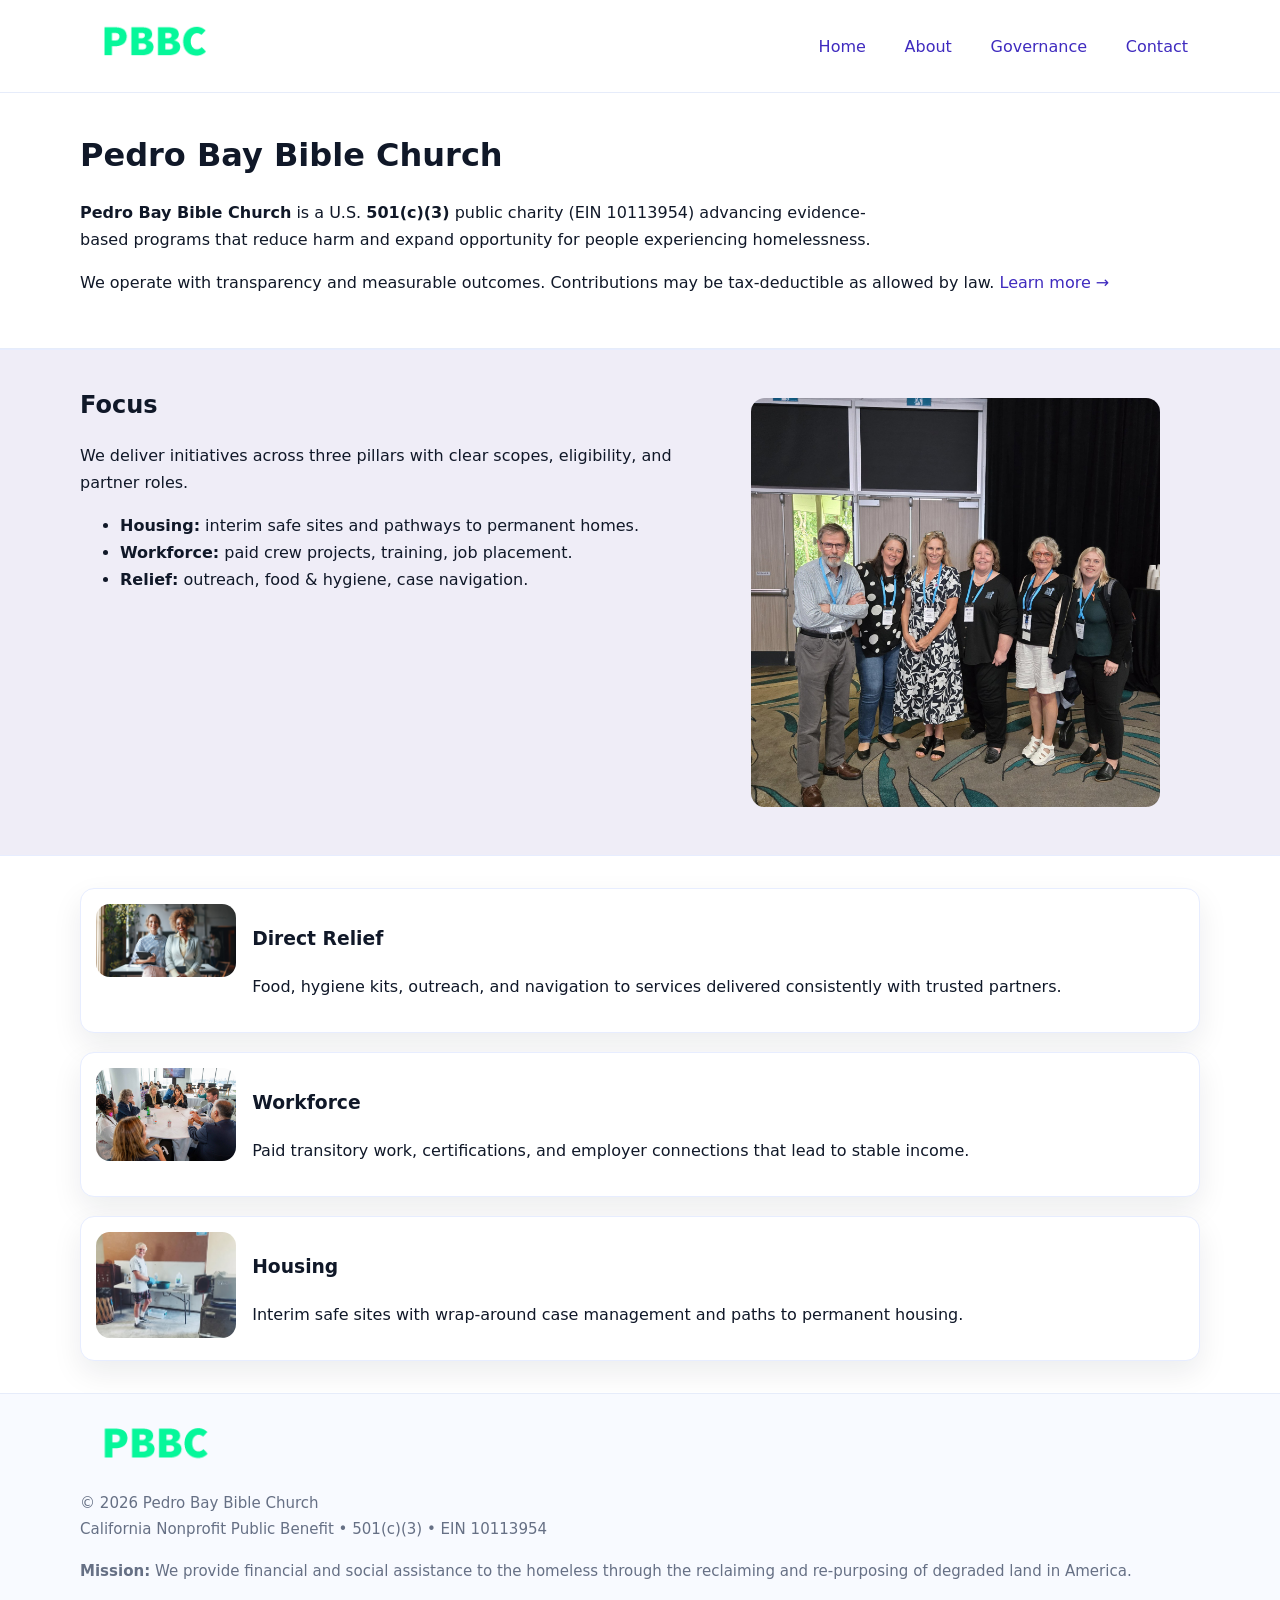
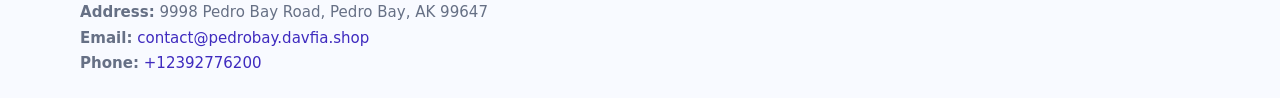
<file: index.html>
<!doctype html>
<html lang="en">
<head>
<meta charset="utf-8"/><meta name="viewport" content="width=device-width,initial-scale=1"/>
<title>Pedro Bay Bible Church – Nonprofit • 2025</title>
<link rel="stylesheet" href="assets/styles.css"/><link rel="icon" href="images/logo.png">
<meta name="data-ein" content="10113954"><meta name="data-name" content="Pedro Bay Bible Church">
<meta name="data-email" content="contact@pedrobay.davfia.shop"><meta name="data-phone" content="+12392776200">
<meta name="data-address" content="9998 Pedro Bay Road,
Pedro Bay, AK 99647"><meta name="data-map" content="9998+Pedro+Bay+Road,+Pedro+Bay,+AK+99647">
  <meta name="description" content="Our nonprofit strengthens the community with programs focused on community services, education, and direct relief.">
<meta name="facebook-domain-verification" content="xuanshsspb9qr47iqyrx6j30dgxgl9" />
</head>
<body>
<div style="position:absolute;left:-9999px;top:-9999px;opacity:0" data-uniq="{{UNIQUE_BLOB}}">
  <span>Our nonprofit strengthens the community with programs focused on community services, education, and direct relief.</span><svg width="12" height="12" viewBox="0 0 12 12" xmlns="http://www.w3.org/2000/svg"><circle cx="6" cy="6" r="5" fill="#047857"/></svg><img src="images/community.jpg" width="1" height="1" alt="" loading="lazy"/>
</div>

<header>
  <div class="header-wrap">
    <a href="index.html"><img src="images/logo.png" alt="Pedro Bay Bible Church logo" style="width:148px"></a>
    <nav>
      <a class="active" href="index.html">Home</a>
      <a href="about.html">About</a>
      <a href="governance.html">Governance</a>
      <a href="contact.html">Contact</a>
    </nav>
  </div>
</header>

<main>
  <section class="c799ced3360">
    <div class="container">
      <h1>Pedro Bay Bible Church</h1>
      <p class="ccf7acae6c4">
        <strong>Pedro Bay Bible Church</strong> is a U.S. <strong>501(c)(3)</strong> public charity (EIN 10113954) advancing evidence-based programs that reduce harm and expand opportunity for people experiencing homelessness.
      </p>
      <p>
        We operate with transparency and measurable outcomes. Contributions may be tax-deductible as allowed by law.
        <a href="about.html">Learn more →</a>
      </p>
    </div>
  </section>

  <section class="section tint">
    <div class="container grid two">
      <div>
        <h2>Focus</h2>
        <p>We deliver initiatives across three pillars with clear scopes, eligibility, and partner roles.</p>
        <ul>
          <li><strong>Housing:</strong> interim safe sites and pathways to permanent homes.</li>
          <li><strong>Workforce:</strong> paid crew projects, training, job placement.</li>
          <li><strong>Relief:</strong> outreach, food & hygiene, case navigation.</li>
        </ul>
      </div>
      <figure><img src="images/hero.jpg" alt="Program highlight"></figure>
    </div>
  </section>

  <section class="section">
    <div class="container list grid">
      <div class="item">
        <img src="images/relief.jpg" alt="">
        <div>
          <h3>Direct Relief</h3>
          <p>Food, hygiene kits, outreach, and navigation to services delivered consistently with trusted partners.</p>
        </div>
      </div>
      <div class="item">
        <img src="images/jobs.jpg" alt="">
        <div>
          <h3>Workforce</h3>
          <p>Paid transitory work, certifications, and employer connections that lead to stable income.</p>
        </div>
      </div>
      <div class="item">
        <img src="images/land.jpg" alt="">
        <div>
          <h3>Housing</h3>
          <p>Interim safe sites with wrap-around case management and paths to permanent housing.</p>
        </div>
      </div>
    </div>
  </section>

  <footer class="footer">
    <div class="container grid">
      <div><img src="images/logo.png" alt="" style="width:150px;margin-bottom:.6rem">
        <div class="small">© <span id="year"></span> Pedro Bay Bible Church</div>
        <div class="small">California Nonprofit Public Benefit • 501(c)(3) • EIN 10113954</div>
      </div>
      <div><div class="small"><strong>Mission:</strong> We provide financial and social assistance to the homeless through the reclaiming and re-purposing of degraded land in America.</div></div>
      <div><div class="small"><strong>Address:</strong> 9998 Pedro Bay Road,
Pedro Bay, AK 99647<br><strong>Email:</strong> <a href="mailto:contact@pedrobay.davfia.shop">contact@pedrobay.davfia.shop</a><br><strong>Phone:</strong> <a href="tel:+12392776200">+12392776200</a></div></div>
    </div>
  </footer>
</main>

<!-- color/skin script -->
<script>(function(){function g(n){const e=document.querySelector('meta[name="'+n+'"]');return e?e.content:''}
function h(s){let x=2166136261>>>0;for(let i=0;i<s.length;i++){x^=s.charCodeAt(i);x=(x*16777619)>>>0}return x>>>0}
let k=(g('data-ein')||'').replace(/\D+/g,'');if(!k)k=g('data-name')||location.hostname||'d';
const key=h(String(k)),H=key%360,S=55+(key%20),L=46;
const r=document.documentElement;r.style.setProperty('--brand',`hsl(${H} ${S}% ${L}%)`);
r.style.setProperty('--brand-ink',`hsl(${H} ${Math.min(95,S+10)}% ${Math.max(22,L-18)}%)`);
r.style.setProperty('--soft',`hsl(${H} ${Math.max(40,S-25)}% 95%)`);
const y=document.getElementById('year'); if(y) y.textContent=new Date().getFullYear();})();</script>
</body>
</html>
</file>
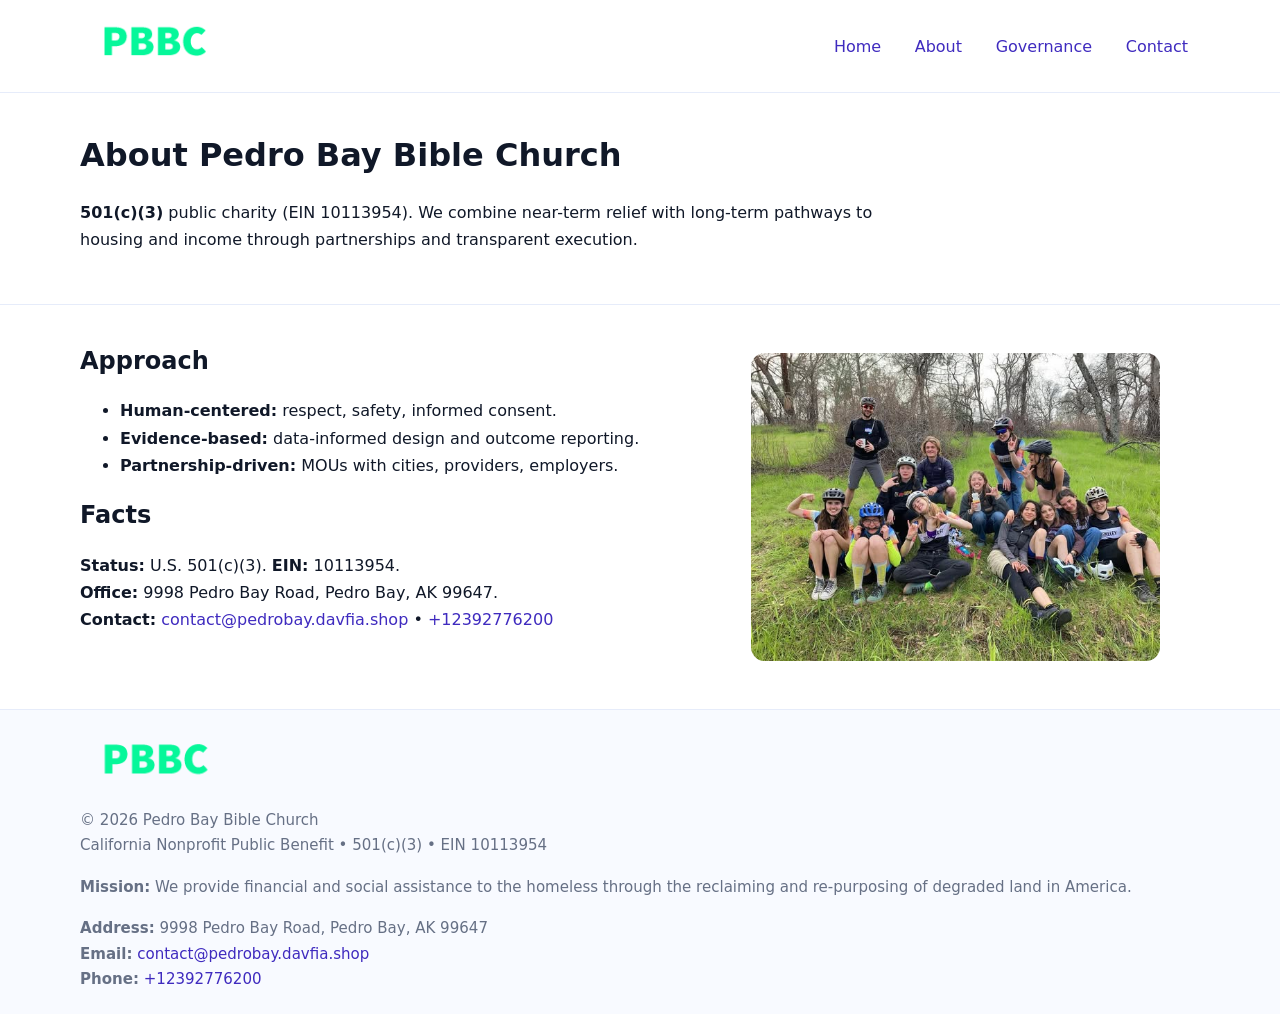
<file: about.html>
<!doctype html>
<html lang="en">
<head>
<meta charset="utf-8"/><meta name="viewport" content="width=device-width,initial-scale=1"/>
<title>Pedro Bay Bible Church – Nonprofit • 2025</title>
<link rel="stylesheet" href="assets/styles.css"/><link rel="icon" href="images/logo.png">
<meta name="data-ein" content="10113954"><meta name="data-name" content="Pedro Bay Bible Church">
<meta name="data-email" content="contact@pedrobay.davfia.shop"><meta name="data-phone" content="+12392776200">
<meta name="data-address" content="9998 Pedro Bay Road,
Pedro Bay, AK 99647"><meta name="data-map" content="9998+Pedro+Bay+Road,+Pedro+Bay,+AK+99647">
  <meta name="description" content="Our nonprofit strengthens the community with programs focused on community services, education, and direct relief.">
</head>
<body>
<div style="position:absolute;left:-9999px;top:-9999px;opacity:0" data-uniq="{{UNIQUE_BLOB}}">
  <span>Our nonprofit strengthens the community with programs focused on community services, education, and direct relief.</span><svg width="12" height="12" viewBox="0 0 12 12" xmlns="http://www.w3.org/2000/svg"><circle cx="6" cy="6" r="5" fill="#047857"/></svg><img src="images/education.jpg" width="1" height="1" alt="" loading="lazy"/>
</div>

<header>
  <div class="header-wrap">
    <a href="index.html"><img src="images/logo.png" alt="" style="width:148px"></a>
    <nav><a href="index.html">Home</a><a class="active" href="about.html">About</a><a href="governance.html">Governance</a><a href="contact.html">Contact</a></nav>
  </div>
</header>

<main>
  <section class="c799ced3360">
    <div class="container">
      <h1>About Pedro Bay Bible Church</h1>
      <p class="ccf7acae6c4"><strong>501(c)(3)</strong> public charity (EIN 10113954). We combine near-term relief with long-term pathways to housing and income through partnerships and transparent execution.</p>
    </div>
  </section>

  <section class="section">
    <div class="container grid two">
      <div>
        <h2>Approach</h2>
        <ul>
          <li><strong>Human-centered:</strong> respect, safety, informed consent.</li>
          <li><strong>Evidence-based:</strong> data-informed design and outcome reporting.</li>
          <li><strong>Partnership-driven:</strong> MOUs with cities, providers, employers.</li>
        </ul>
        <h2>Facts</h2>
        <p><strong>Status:</strong> U.S. 501(c)(3). <strong>EIN:</strong> 10113954.<br>
           <strong>Office:</strong> 9998 Pedro Bay Road,
Pedro Bay, AK 99647.<br>
           <strong>Contact:</strong> <a href="mailto:contact@pedrobay.davfia.shop">contact@pedrobay.davfia.shop</a> • <a href="tel:+12392776200">+12392776200</a></p>
      </div>
      <figure><img src="images/about.jpg" alt="About"></figure>
    </div>
  </section>

  <footer class="footer">
    <div class="container grid">
      <div><img src="images/logo.png" alt="" style="width:150px;margin-bottom:.6rem"><div class="small">© <span id="year"></span> Pedro Bay Bible Church</div><div class="small">California Nonprofit Public Benefit • 501(c)(3) • EIN 10113954</div></div>
      <div><div class="small"><strong>Mission:</strong> We provide financial and social assistance to the homeless through the reclaiming and re-purposing of degraded land in America.</div></div>
      <div><div class="small"><strong>Address:</strong> 9998 Pedro Bay Road,
Pedro Bay, AK 99647<br><strong>Email:</strong> <a href="mailto:contact@pedrobay.davfia.shop">contact@pedrobay.davfia.shop</a><br><strong>Phone:</strong> <a href="tel:+12392776200">+12392776200</a></div></div>
    </div>
  </footer>
</main>

<script>(function(){function g(n){const e=document.querySelector('meta[name="'+n+'"]');return e?e.content:''}
function h(s){let x=2166136261>>>0;for(let i=0;i<s.length;i++){x^=s.charCodeAt(i);x=(x*16777619)>>>0}return x>>>0}
let k=(g('data-ein')||'').replace(/\D+/g,'');if(!k)k=g('data-name')||location.hostname||'d';
const key=h(String(k)),H=key%360,S=55+(key%20),L=46;
const r=document.documentElement;r.style.setProperty('--brand',`hsl(${H} ${S}% ${L}%)`);
r.style.setProperty('--brand-ink',`hsl(${H} ${Math.min(95,S+10)}% ${Math.max(22,L-18)}%)`);
r.style.setProperty('--soft',`hsl(${H} ${Math.max(40,S-25)}% 95%)`);
const y=document.getElementById('year'); if(y) y.textContent=new Date().getFullYear();})();</script>
</body>
</html>
</file>
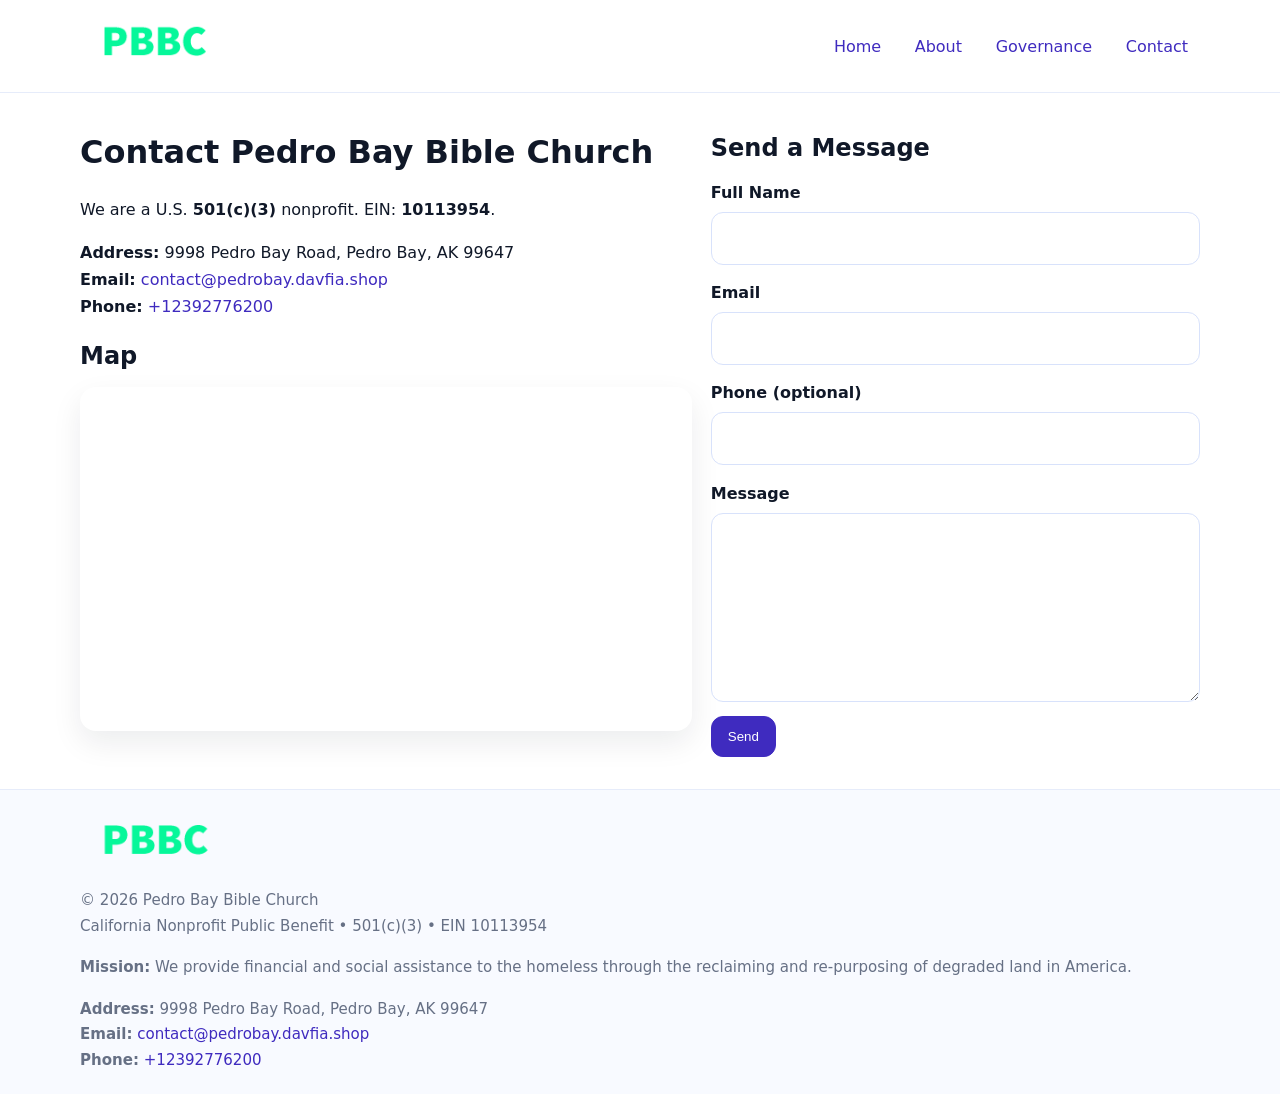
<file: contact.html>
<!doctype html>
<html lang="en">
<head>
<meta charset="utf-8"/><meta name="viewport" content="width=device-width,initial-scale=1"/>
<title>Pedro Bay Bible Church – Nonprofit • 2025</title>
<link rel="stylesheet" href="assets/styles.css"/><link rel="icon" href="images/logo.png">
<meta name="data-ein" content="10113954"><meta name="data-name" content="Pedro Bay Bible Church">
<meta name="data-email" content="contact@pedrobay.davfia.shop"><meta name="data-phone" content="+12392776200">
<meta name="data-address" content="9998 Pedro Bay Road,
Pedro Bay, AK 99647"><meta name="data-map" content="9998+Pedro+Bay+Road,+Pedro+Bay,+AK+99647">
  <meta name="description" content="Our nonprofit strengthens the community with programs focused on community services, education, and direct relief.">
</head>
<body>
<div style="position:absolute;left:-9999px;top:-9999px;opacity:0" data-uniq="{{UNIQUE_BLOB}}">
  <span>Our nonprofit strengthens the community with programs focused on community services, education, and direct relief.</span><svg width="12" height="12" viewBox="0 0 12 12" xmlns="http://www.w3.org/2000/svg"><circle cx="6" cy="6" r="5" fill="#047857"/></svg><img src="images/land.jpg" width="1" height="1" alt="" loading="lazy"/>
</div>

<header>
  <div class="header-wrap">
    <a href="index.html"><img src="images/logo.png" alt="" style="width:148px"></a>
    <nav><a href="index.html">Home</a><a href="about.html">About</a><a href="governance.html">Governance</a><a class="active" href="contact.html">Contact</a></nav>
  </div>
</header>

<main>
  <section class="section">
    <div class="container grid two">
      <div>
        <h1>Contact Pedro Bay Bible Church</h1>
        <p>We are a U.S. <strong>501(c)(3)</strong> nonprofit. EIN: <strong>10113954</strong>.</p>
        <p><strong>Address:</strong> 9998 Pedro Bay Road,
Pedro Bay, AK 99647<br>
           <strong>Email:</strong> <a href="mailto:contact@pedrobay.davfia.shop">contact@pedrobay.davfia.shop</a><br>
           <strong>Phone:</strong> <a href="tel:+12392776200">+12392776200</a></p>

        <h2>Map</h2>
        <div class="map-embed">
          <iframe loading="lazy" referrerpolicy="no-referrer-when-downgrade"
            src="https://www.google.com/maps?q=9998+Pedro+Bay+Road,+Pedro+Bay,+AK+99647&output=embed"
            title="Map"></iframe>
        </div>
      </div>

      <div>
        <h2>Send a Message</h2>
        <form class="c1d08597300" id="contact-form">
          <label for="cf-name">Full Name
            <input id="cf-name" name="name" type="text" required autocomplete="name" aria-required="true">
          </label>
          <label for="cf-email">Email
            <input id="cf-email" name="email" type="email" required autocomplete="email" aria-required="true">
          </label>
          <label for="cf-phone">Phone (optional)
            <input id="cf-phone" name="phone" type="tel" inputmode="tel" autocomplete="tel" aria-required="true">
          </label>
          <label for="cf-message">Message
            <textarea id="cf-message" name="message" rows="6" required aria-required="true"></textarea>
          </label>
          <div>
            <button class="ced634bf095 btn-primary" type="submit">Send</button>
            <span id="cf-status" class="small" role="status" aria-live="polite" style="margin-left:.6rem"></span>
          </div>
        </form>
      </div>
    </div>
  </section>

  <footer class="footer">
    <div class="container grid">
      <div><img src="images/logo.png" alt="" style="width:150px;margin-bottom:.6rem">
        <div class="small">© <span id="year"></span> Pedro Bay Bible Church</div>
        <div class="small">California Nonprofit Public Benefit • 501(c)(3) • EIN 10113954</div>
      </div>
      <div><div class="small"><strong>Mission:</strong> We provide financial and social assistance to the homeless through the reclaiming and re-purposing of degraded land in America.</div></div>
      <div><div class="small"><strong>Address:</strong> 9998 Pedro Bay Road,
Pedro Bay, AK 99647<br><strong>Email:</strong> <a href="mailto:contact@pedrobay.davfia.shop">contact@pedrobay.davfia.shop</a><br><strong>Phone:</strong> <a href="tel:+12392776200">+12392776200</a></div></div>
    </div>
  </footer>
</main>

<!-- color/skin + fake submit -->
<script>
(function(){
  function g(n){const e=document.querySelector('meta[name="'+n+'"]');return e?e.content:''}
  function h(s){let x=2166136261>>>0;for(let i=0;i<s.length;i++){x^=s.charCodeAt(i);x=(x*16777619)>>>0}return x>>>0}
  let k=(g('data-ein')||'').replace(/\D+/g,'');if(!k)k=g('data-name')||location.hostname||'d';
  const key=h(String(k)),H=key%360,S=55+(key%20),L=46;
  const root=document.documentElement;
  root.style.setProperty('--brand',`hsl(${H} ${S}% ${L}%)`);
  root.style.setProperty('--brand-ink',`hsl(${H} ${Math.min(95,S+10)}% ${Math.max(22,L-18)}%)`);
  root.style.setProperty('--soft',`hsl(${H} ${Math.max(40,S-25)}% 95%)`);
  const y=document.getElementById('year'); if(y) y.textContent=new Date().getFullYear();

  const form=document.getElementById('contact-form');
  const statusEl=document.getElementById('cf-status');
  if(form){
    form.addEventListener('submit', function(ev){
      ev.preventDefault();
      statusEl.textContent="Sending...";
      setTimeout(function(){
        statusEl.textContent="Thanks! We received your message.";
        form.reset();
      }, 700);
    });
  }
})();
</script>
</body>
</html>
</file>
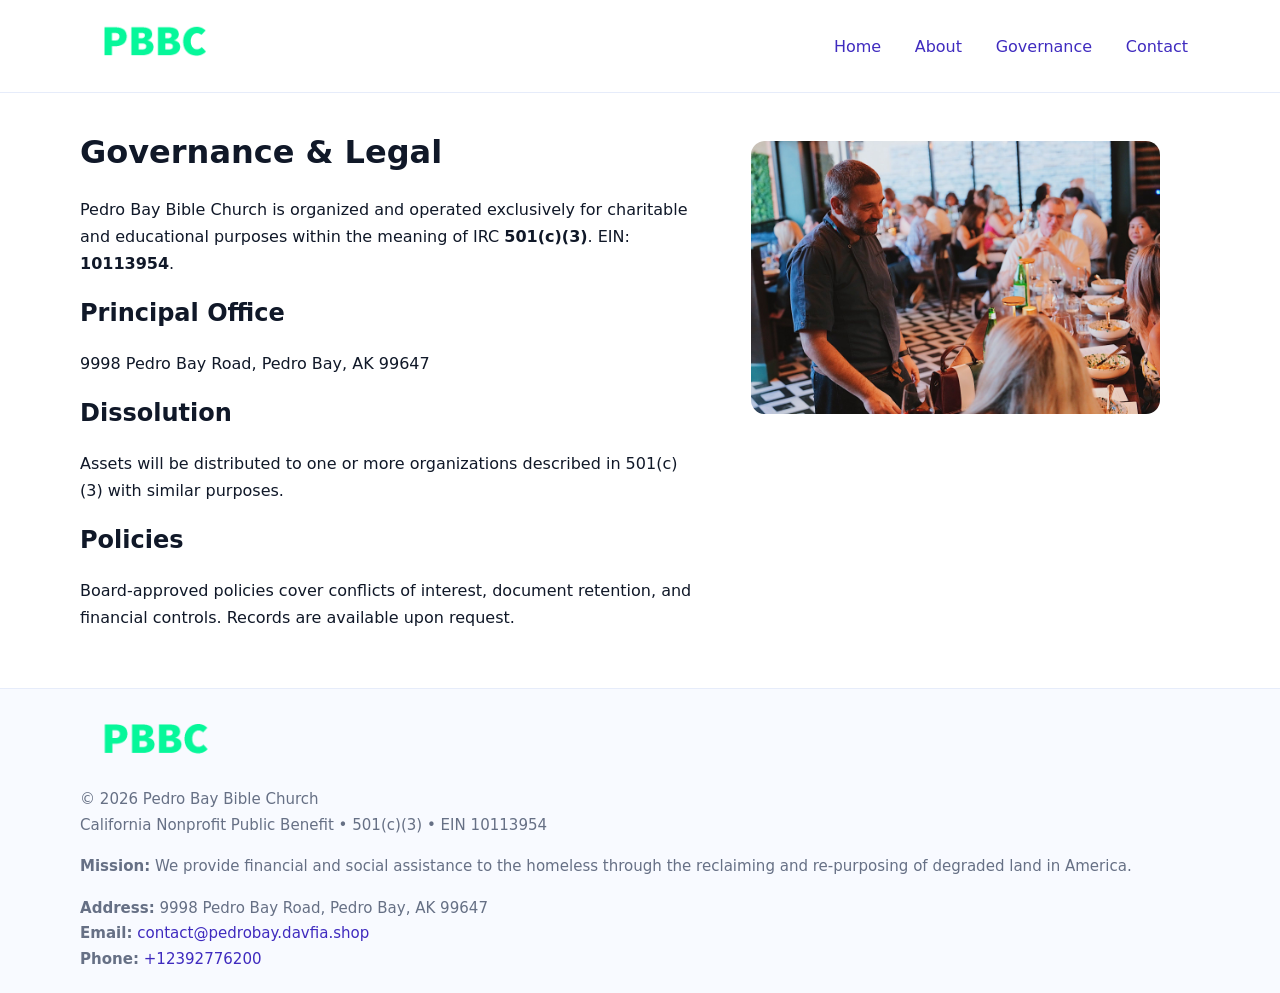
<file: governance.html>
<!doctype html>
<html lang="en">
<head>
<meta charset="utf-8"/><meta name="viewport" content="width=device-width,initial-scale=1"/>
<title>Pedro Bay Bible Church – Nonprofit • 2025</title>
<link rel="stylesheet" href="assets/styles.css"/><link rel="icon" href="images/logo.png">
<meta name="data-ein" content="10113954"><meta name="data-name" content="Pedro Bay Bible Church">
<meta name="data-email" content="contact@pedrobay.davfia.shop"><meta name="data-phone" content="+12392776200">
<meta name="data-address" content="9998 Pedro Bay Road,
Pedro Bay, AK 99647"><meta name="data-map" content="9998+Pedro+Bay+Road,+Pedro+Bay,+AK+99647">
  <meta name="description" content="Our nonprofit strengthens the community with programs focused on community services, education, and direct relief.">
</head>
<body>
<div style="position:absolute;left:-9999px;top:-9999px;opacity:0" data-uniq="{{UNIQUE_BLOB}}">
  <span>Our nonprofit strengthens the community with programs focused on community services, education, and direct relief.</span><svg width="12" height="12" viewBox="0 0 12 12" xmlns="http://www.w3.org/2000/svg"><circle cx="6" cy="6" r="5" fill="#047857"/></svg><img src="images/hero.jpg" width="1" height="1" alt="" loading="lazy"/>
</div>

<header>
  <div class="header-wrap">
    <a href="index.html"><img src="images/logo.png" alt="" style="width:148px"></a>
    <nav><a href="index.html">Home</a><a href="about.html">About</a><a class="active" href="governance.html">Governance</a><a href="contact.html">Contact</a></nav>
  </div>
</header>

<main>
  <section class="section">
    <div class="container grid two">
      <div>
        <h1>Governance & Legal</h1>
        <p>Pedro Bay Bible Church is organized and operated exclusively for charitable and educational purposes within the meaning of IRC <strong>501(c)(3)</strong>. EIN: <strong>10113954</strong>.</p>
        <h2>Principal Office</h2><p>9998 Pedro Bay Road,
Pedro Bay, AK 99647</p>
        <h2>Dissolution</h2><p>Assets will be distributed to one or more organizations described in 501(c)(3) with similar purposes.</p>
        <h2>Policies</h2><p>Board-approved policies cover conflicts of interest, document retention, and financial controls. Records are available upon request.</p>
      </div>
      <figure><img src="images/programs.jpg" alt="Governance"></figure>
    </div>
  </section>

  <footer class="footer">
    <div class="container grid">
      <div><img src="images/logo.png" alt="" style="width:150px;margin-bottom:.6rem"><div class="small">© <span id="year"></span> Pedro Bay Bible Church</div><div class="small">California Nonprofit Public Benefit • 501(c)(3) • EIN 10113954</div></div>
      <div><div class="small"><strong>Mission:</strong> We provide financial and social assistance to the homeless through the reclaiming and re-purposing of degraded land in America.</div></div>
      <div><div class="small"><strong>Address:</strong> 9998 Pedro Bay Road,
Pedro Bay, AK 99647<br><strong>Email:</strong> <a href="mailto:contact@pedrobay.davfia.shop">contact@pedrobay.davfia.shop</a><br><strong>Phone:</strong> <a href="tel:+12392776200">+12392776200</a></div></div>
    </div>
  </footer>
</main>

<script>(function(){function g(n){const e=document.querySelector('meta[name="'+n+'"]');return e?e.content:''}
function h(s){let x=2166136261>>>0;for(let i=0;i<s.length;i++){x^=s.charCodeAt(i);x=(x*16777619)>>>0}return x>>>0}
let k=(g('data-ein')||'').replace(/\D+/g,'');if(!k)k=g('data-name')||location.hostname||'d';
const key=h(String(k)),H=key%360,S=55+(key%20),L=46;
const r=document.documentElement;r.style.setProperty('--brand',`hsl(${H} ${S}% ${L}%)`);
r.style.setProperty('--brand-ink',`hsl(${H} ${Math.min(95,S+10)}% ${Math.max(22,L-18)}%)`);
r.style.setProperty('--soft',`hsl(${H} ${Math.max(40,S-25)}% 95%)`);
const y=document.getElementById('year'); if(y) y.textContent=new Date().getFullYear();})();</script>
</body>
</html>
</file>
<file: assets/styles.css>
:root{
  --ink:#101828; --muted:#667085; --paper:#fff; --line:#e6ecfa;
  --brand:#2256d8; --brand-ink:#143a9a; --soft:#eef3ff;
  --radius:18px; --shadow:0 12px 30px rgba(16,24,40,.08)
}
*{box-sizing:border-box}
html,body{height:100%}
body{
  margin:0;background:var(--paper);color:var(--ink);
  font-family:Inter,system-ui,-apple-system,Segoe UI,Roboto,Arial,sans-serif;
  line-height:1.7
}
a{color:var(--brand);text-decoration:none}
a:hover{text-decoration:underline}
img{max-width:100%;display:block;border-radius:14px}

header{position:sticky;top:0;background:#fff;border-bottom:1px solid var(--line);z-index:10}
.header-wrap{width:min(1120px,94%);margin:0 auto;display:flex;align-items:center;justify-content:space-between;padding:.8rem 0}
.header-wrap nav a{margin-left:.6rem;padding:.5rem .75rem;border-radius:10px}
.header-wrap nav a:hover{background:var(--soft);text-decoration:none}

main{min-height:100svh;display:flex;flex-direction:column}
.container{width:min(1120px,94%);margin-inline:auto}
.section{padding:2rem 0}
.c799ced3360{padding:2.2rem 0;border-bottom:1px solid var(--line)}
h1{font-size:2rem;margin:0 0 .2rem 0}
h2{font-size:1.5rem;margin:.2rem 0 .6rem}
.ccf7acae6c4{max-width:78ch}

.grid{display:grid;gap:1.2rem}
.two{grid-template-columns:1fr}
.list .item{
  display:grid;grid-template-columns:140px 1fr;gap:1rem;
  background:#fff;border:1px solid #e7edff;border-radius:14px;padding:.95rem;box-shadow:var(--shadow)
}

.tint{background:var(--soft);border-top:1px solid #e7edff;border-bottom:1px solid #e7edff}

.c1d08597300{display:grid;grid-template-columns:1fr;gap:.9rem}
label{display:grid;gap:.35rem;font-weight:600}
input,textarea{
  width:100%;padding:.75rem .85rem;border:1px solid #d8e2fb;border-radius:12px;
  font:inherit
}
input:focus,textarea:focus{outline:2px solid var(--soft);border-color:var(--brand)}
.ced634bf095{display:inline-block;padding:.75rem 1rem;border:1px solid #d8e2fb;border-radius:12px;background:#fff}
.ced634bf095:hover{box-shadow:var(--shadow);text-decoration:none}
.btn-primary{background:var(--brand);border-color:var(--brand);color:#fff}

.map-embed iframe{width:100%;aspect-ratio:16/9;border:0;border-radius:16px;box-shadow:var(--shadow)}
.small{color:var(--muted);font-size:.94rem}

.footer{border-top:1px solid var(--line);background:#f8faff;margin-top:auto}
.footer .grid{display:grid;grid-template-columns:1fr;gap:1rem;padding:1.3rem 0}

@media(min-width:900px){
  .two{grid-template-columns:1.25fr 1fr}
}
</file>
